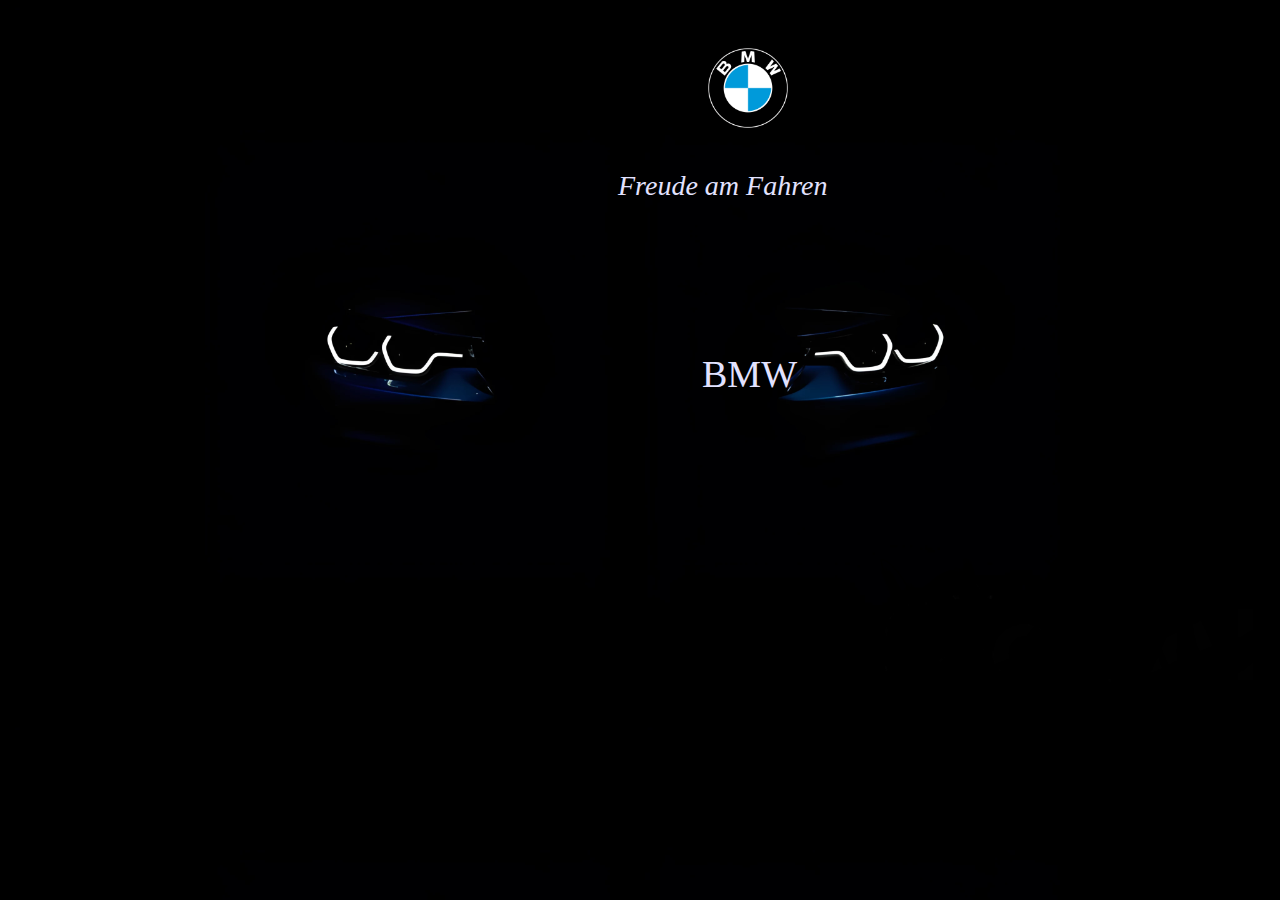
<file: Front/index.html>
<!DOCTYPE html>
<html lang="en">
<head>
    <meta charset="UTF-8">
    <meta http-equiv="X-UA-Compatible" content="IE=edge">
    <meta name="viewport" content="width=device-width, initial-scale=1.0">
    <title>BMW</title>
    <link rel="stylesheet" href="./styles/index.css">
    <link rel="icon" type="images/x-icon" href="./Фавикон/new logo 3 (1).ico">
    
</head>
<body background="static/headLights2.png">
    <img class="logo" src="static\logo.png" alt="logo">
    <p class="slogan">Freude am Fahren</p>
    <a class="text" href="main.html" target="_blank">BMW</a>
</body>
</html>
</file>
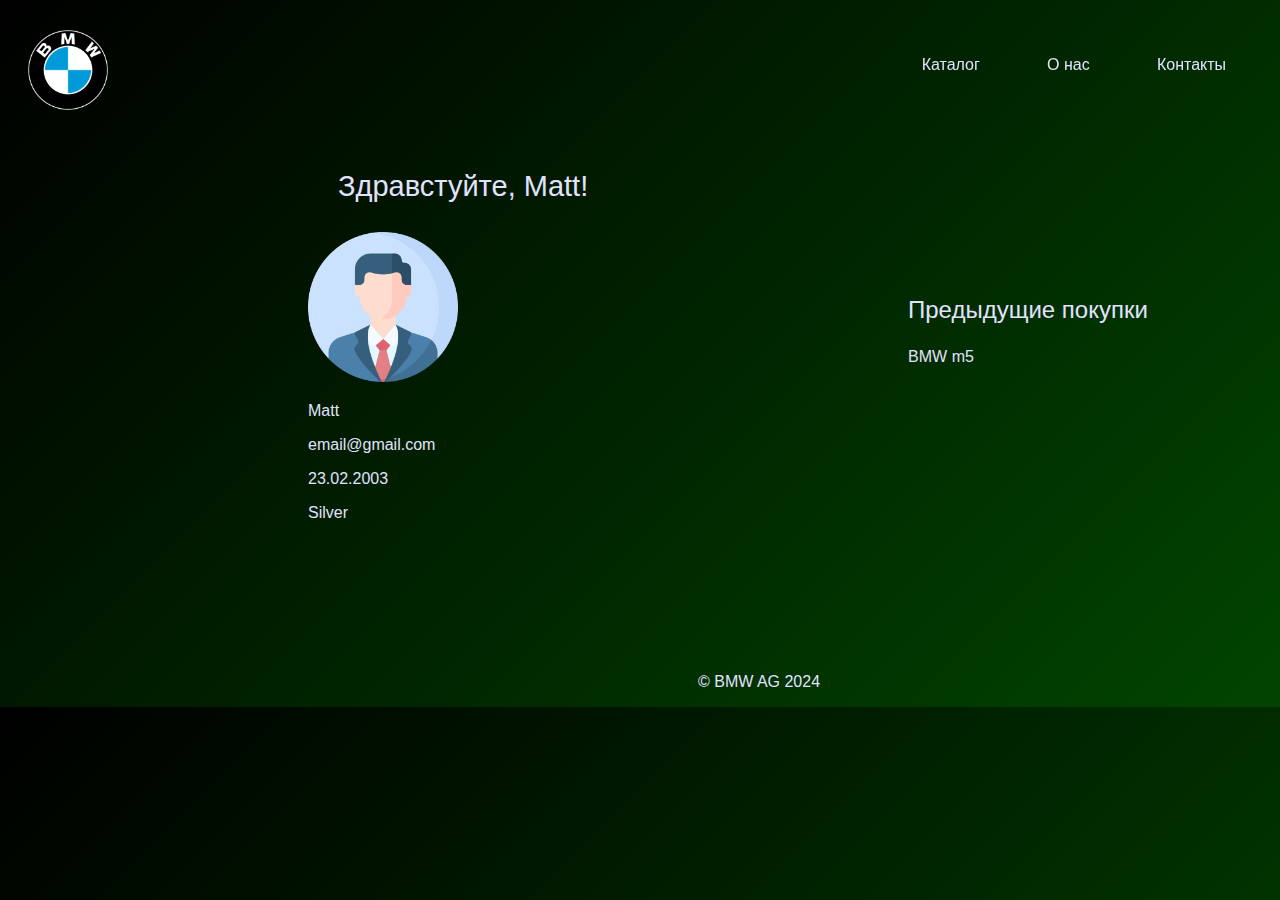
<file: Front/cabinet.html>
<!DOCTYPE html>
<html lang="en">
<head>
    <meta charset="UTF-8">
    <meta http-equiv="X-UA-Compatible" content="IE=edge">
    <meta name="viewport" content="width=device-width, initial-scale=1.0">
    <title>BMW</title>
    <link rel="stylesheet" href="./styles/cabinet.css">
    <link rel="icon" type="images/x-icon" href="./Фавикон/new logo 3 (1).ico">

</head>
<body>
    <img class="logo" src="static\logo.png" alt="logo">
    
    <div id="header" class="header">
        <ul>
            <li><a href="#">Каталог</a></li>
            <li><a href="#">О нас</a></li>
            <li><a href="#">Контакты</a></li>
            <li><a href="#">Корзина</a></li>
        </ul>
    </div>

    <div class="info">
        <p class="priv">Здравстуйте, Matt!</p>
        <img src="static\profile.png" alt="profile pic" width="150px" height="auto">
        <p class="name">Matt</p>
        <p class="email">email@gmail.com</p>
        <p class="birth">23.02.2003</p>
        <p class="rang">Silver</p>
    </div>

    <div class="prev">
        <p class="prevname">Предыдущие покупки</p>
        <ul class="prevlist">
            <li>BMW m5</li>
        </ul>
    </div>

    <div class="footer">
        <p class="s">© BMW AG 2024</p>
    </div>
</body>
</html>
</file>
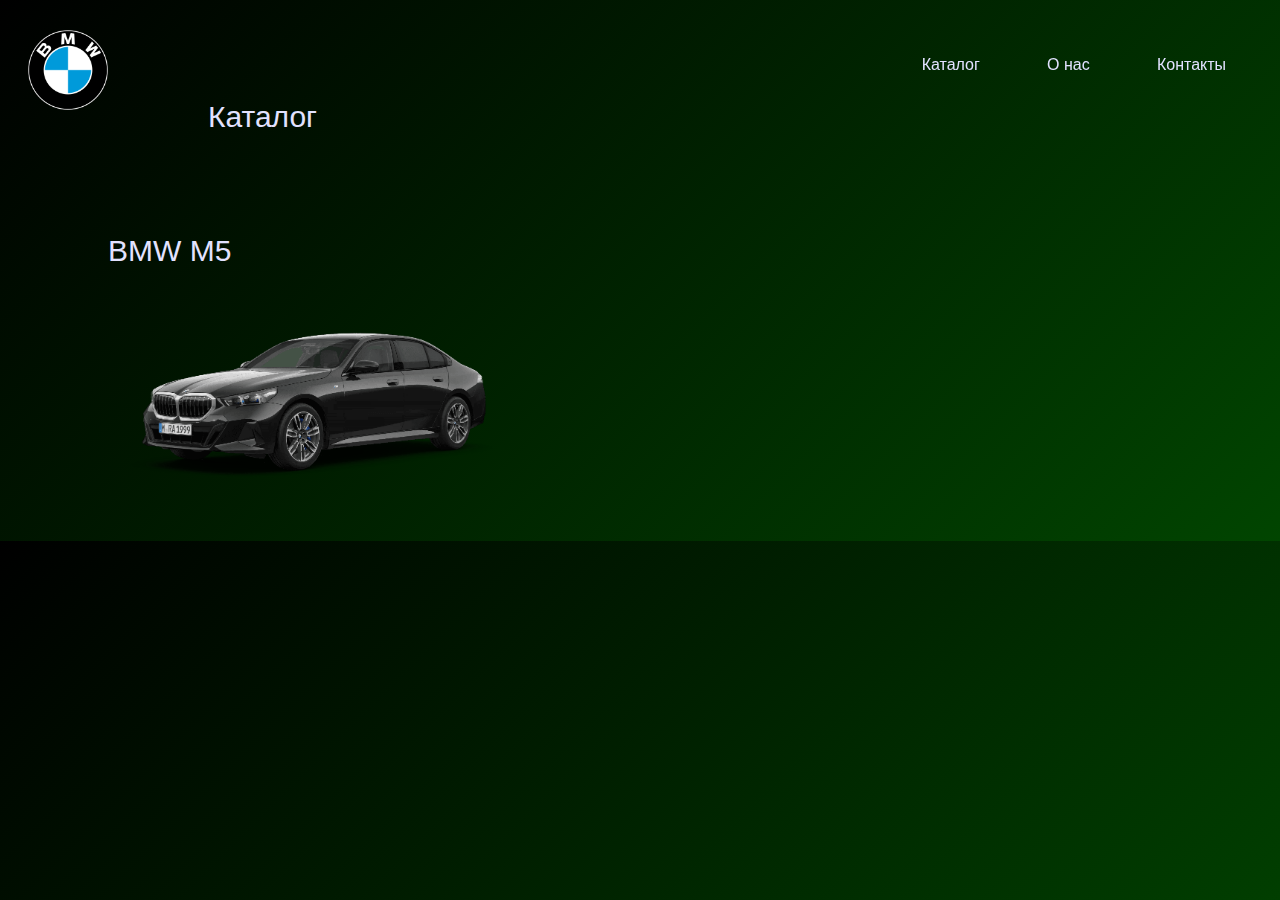
<file: Front/catalog.html>
<!DOCTYPE html>
<html lang="en">
<head>
    <meta charset="UTF-8">
    <meta http-equiv="X-UA-Compatible" content="IE=edge">
    <meta name="viewport" content="width=device-width, initial-scale=1.0">
    <title>BMW</title>
    <link rel="stylesheet" href="./styles/catalog.css">
    <link rel="icon" type="images/x-icon" href="./Фавикон/new logo 3 (1).ico">

</head>
<body>
    <img class="logo" src="static\logo.png" alt="logo">
    <div id="header" class="header">
        <ul>
            <li><a href="#">Каталог</a></li>
            <li><a href="#">О нас</a></li>
            <li><a href="#">Контакты</a></li>
            <li><a href="#">Корзина</a></li>
        </ul>
    </div>


    <p class="PageName">Каталог</p>

    <div class="categories">
        <div class="category">
            <div class="catname">
                <a class="catname" href="categories.html">BMW M5</a>
            </div>
            <img class="imag" src="static\m5-1.png" alt="m5">
        </div>
    </div>

</body>
</html>
</file>
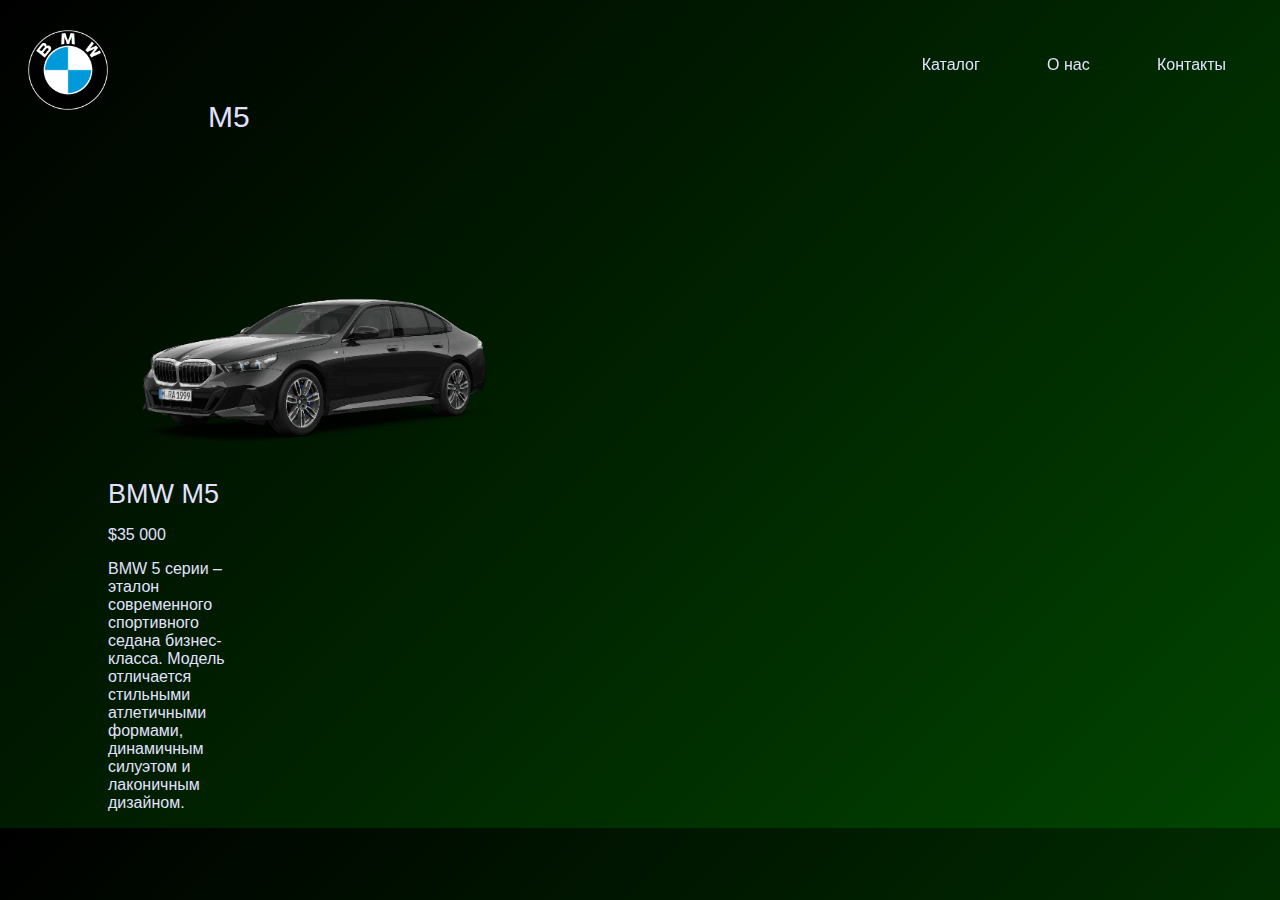
<file: Front/categories.html>
<!DOCTYPE html>
<html lang="en">
<head>
    <meta charset="UTF-8">
    <meta http-equiv="X-UA-Compatible" content="IE=edge">
    <meta name="viewport" content="width=device-width, initial-scale=1.0">
    <title>BMW</title>
    <link rel="stylesheet" href="./styles/categories.css">
    <link rel="icon" type="images/x-icon" href="./Фавикон/new logo 3 (1).ico">

</head>
<body>
    <img class="logo" src="static\logo.png" alt="logo">
    <div id="header" class="header">
        <ul>
            <li><a href="#">Каталог</a></li>
            <li><a href="#">О нас</a></li>
            <li><a href="#">Контакты</a></li>
            <li><a href="#">Корзина</a></li>
        </ul>
    </div>

    <p class="PageName">M5</p>

    <div class="categories">
        <img class="imag" src="static\m5-1.png" alt="m5">
        <div class="category">
            <a class="catname" href="goods.html">BMW M5</a>
            <p class="price">$35 000</p>
            <p class="descr">BMW 5 серии – эталон современного спортивного седана бизнес-класса. Модель отличается стильными атлетичными формами, динамичным силуэтом и лаконичным дизайном.</p>
        </div>
    </div>

</body>
</html>
</file>
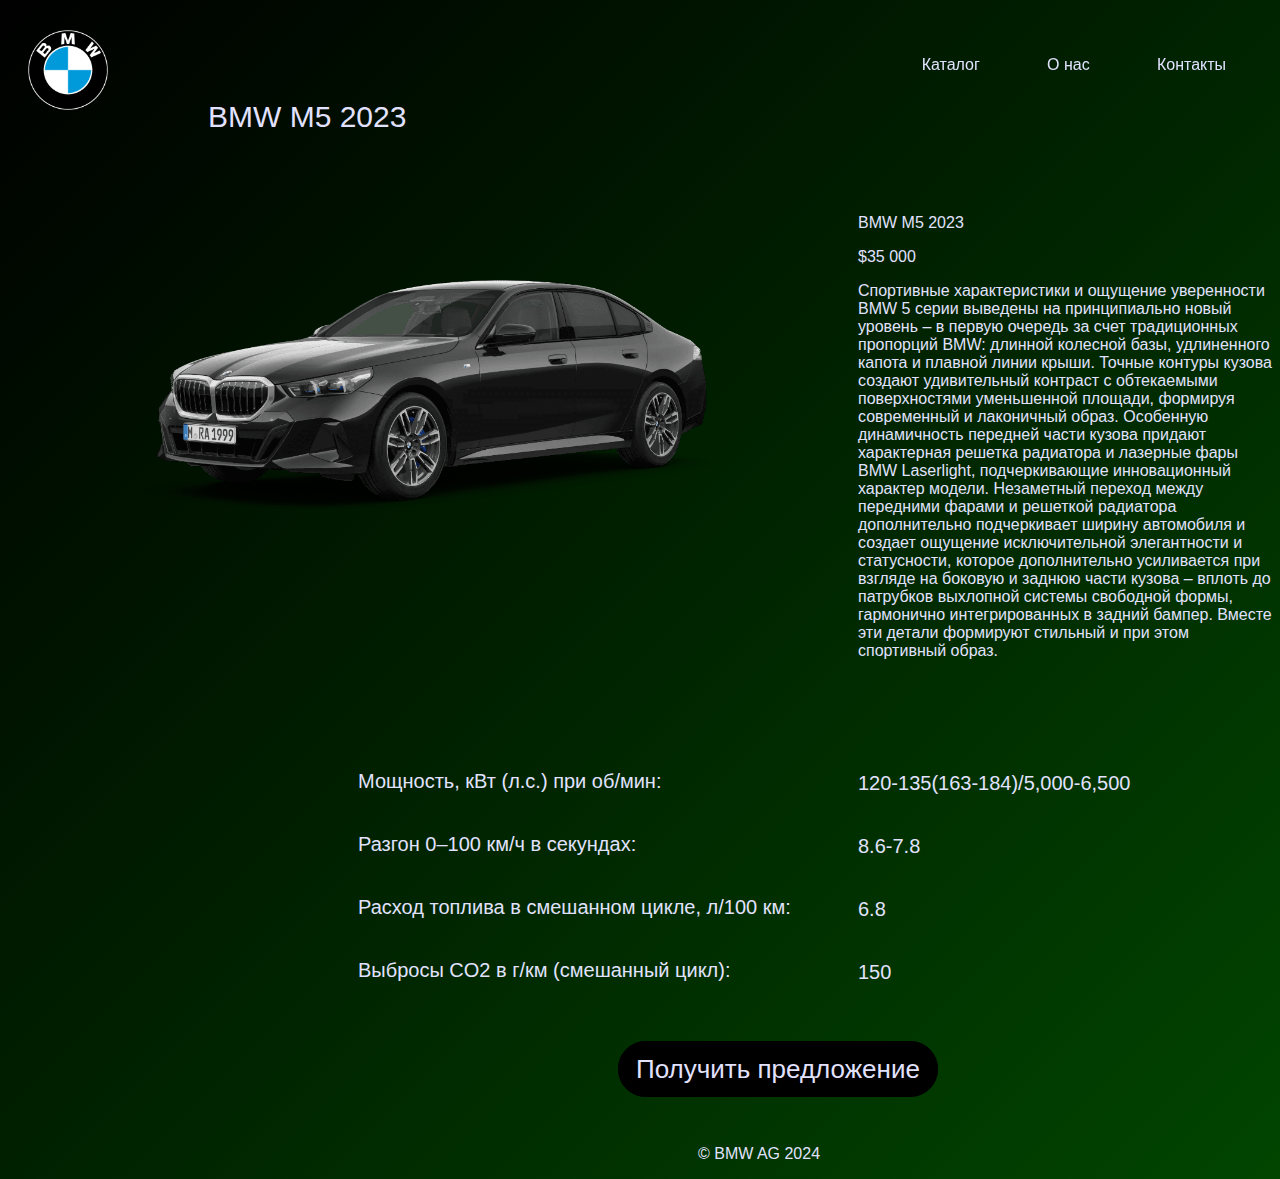
<file: Front/goods.html>
<!DOCTYPE html>
<html lang="en">
<head>
    <meta charset="UTF-8">
    <meta http-equiv="X-UA-Compatible" content="IE=edge">
    <meta name="viewport" content="width=device-width, initial-scale=1.0">
    <title>BMW</title>
    <link rel="stylesheet" href="./styles/goods.css">
    <link rel="icon" type="images/x-icon" href="./Фавикон/new logo 3 (1).ico">

</head>
<body>
    <img class="logo" src="static\logo.png" alt="logo">
    <div id="header" class="header">
        <ul>
            <li><a href="#">Каталог</a></li>
            <li><a href="#">О нас</a></li>
            <li><a href="#">Контакты</a></li>
            <li><a href="#">Корзина</a></li>
        </ul>
    </div>

    <p class="PageName">BMW M5 2023</p>

    <img class="imag" src="static\m5-1.png" alt="m5">

    <div class="main">
        <p class="name">BMW M5 2023</p>
        <p class="price">$35 000</p>
        <p class="descr">Спортивные характеристики и ощущение уверенности BMW 5 серии выведены на принципиально новый уровень – в первую очередь за счет традиционных пропорций BMW: длинной колесной базы, удлиненного капота и плавной линии крыши. Точные контуры кузова создают удивительный контраст с обтекаемыми поверхностями уменьшенной площади, формируя современный и лаконичный образ. Особенную динамичность передней части кузова придают характерная решетка радиатора и лазерные фары BMW Laserlight, подчеркивающие инновационный характер модели. Незаметный переход между передними фарами и решеткой радиатора дополнительно подчеркивает ширину автомобиля и создает ощущение исключительной элегантности и статусности, которое дополнительно усиливается при взгляде на боковую и заднюю части кузова – вплоть до патрубков выхлопной системы свободной формы, гармонично интегрированных в задний бампер. Вместе эти детали формируют стильный и при этом спортивный образ.</p>
    </div>

    <div class="param">
        <ul class="pname">
            <li><p>Мощность, кВт (л.с.) при об/мин:</p></li>
            <li><p>Разгон 0–100 км/ч в секундах:</p></li>
            <li><p>Расход топлива в смешанном цикле, л/100 км:</p></li>
            <li><p>Выбросы CO2 в г/км (смешанный цикл):</p></li>
        </ul>

        <ul class="pvalue">
            <li><p>120-135(163-184)/5,000-6,500</p></li>
            <li><p>8.6-7.8</p></li>
            <li><p>6.8</p></li>
            <li><p>150</p></li>
        </ul>
    </div>

    <a class="zak" href="#">Получить предложение</a>

    <div class="footer">
        <p class="s">© BMW AG 2024</p>
    </div>

</body>
</html>
</file>
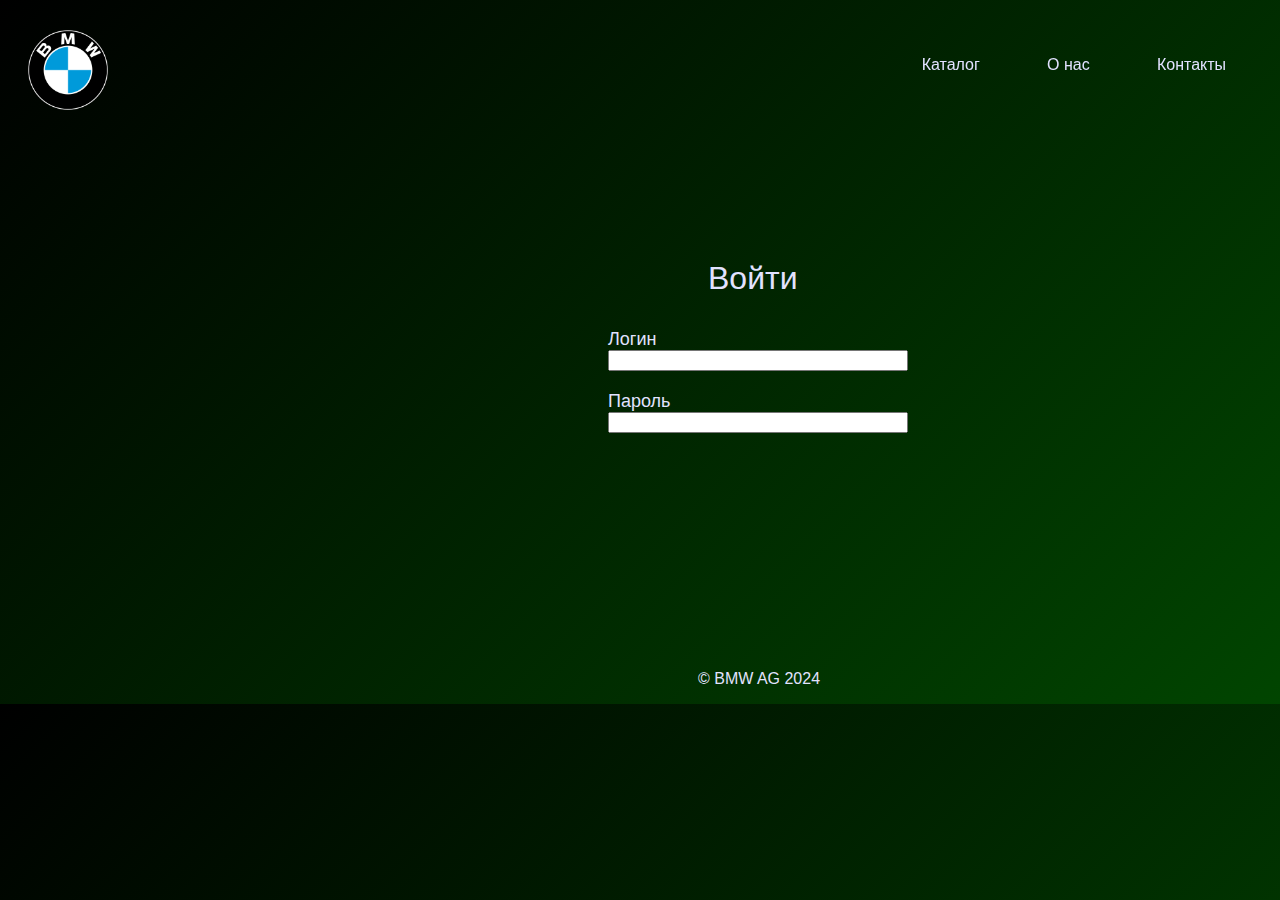
<file: Front/login.html>
<!DOCTYPE html>
<html lang="en">
<head>
    <meta charset="UTF-8">
    <meta http-equiv="X-UA-Compatible" content="IE=edge">
    <meta name="viewport" content="width=device-width, initial-scale=1.0">
    <title>BMW</title>
    <link rel="stylesheet" href="./styles/login.css">
    <link rel="icon" type="images/x-icon" href="./Фавикон/new logo 3 (1).ico">

</head>
<body>
    <img class="logo" src="static\logo.png" alt="logo">
    
    <div id="header" class="header">
        <ul>
            <li><a href="#">Каталог</a></li>
            <li><a href="#">О нас</a></li>
            <li><a href="#">Контакты</a></li>
            <li><a href="#">Корзина</a></li>
        </ul>
    </div>

    <div class="cont">
        <p class=log>Войти</p>
        <form class="form" action="#" method="post">
            Логин <input type="text" name="login" size="10">
            Пароль <input type="password" name="password" size="10">
        </form>
    </div>

    <div class="footer">
        <p class="s">© BMW AG 2024</p>
    </div>
</body>
</html>
</file>
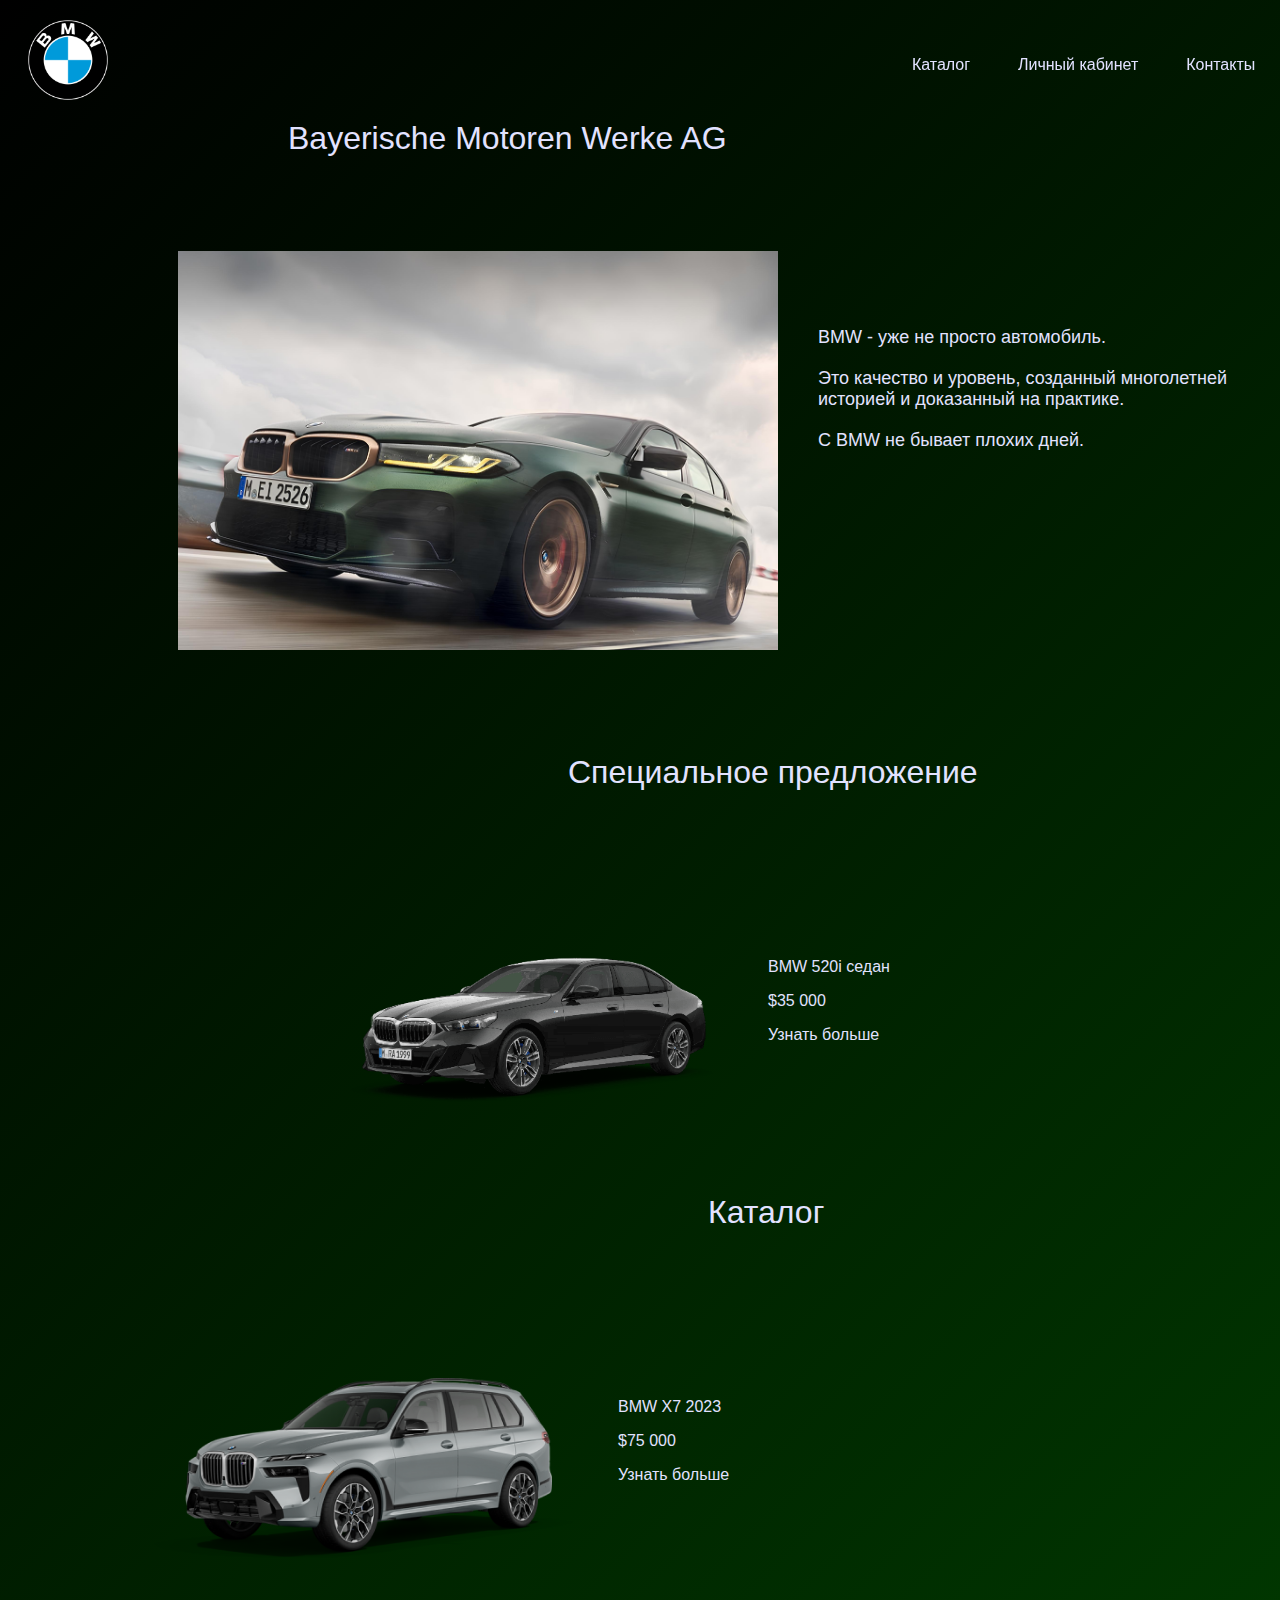
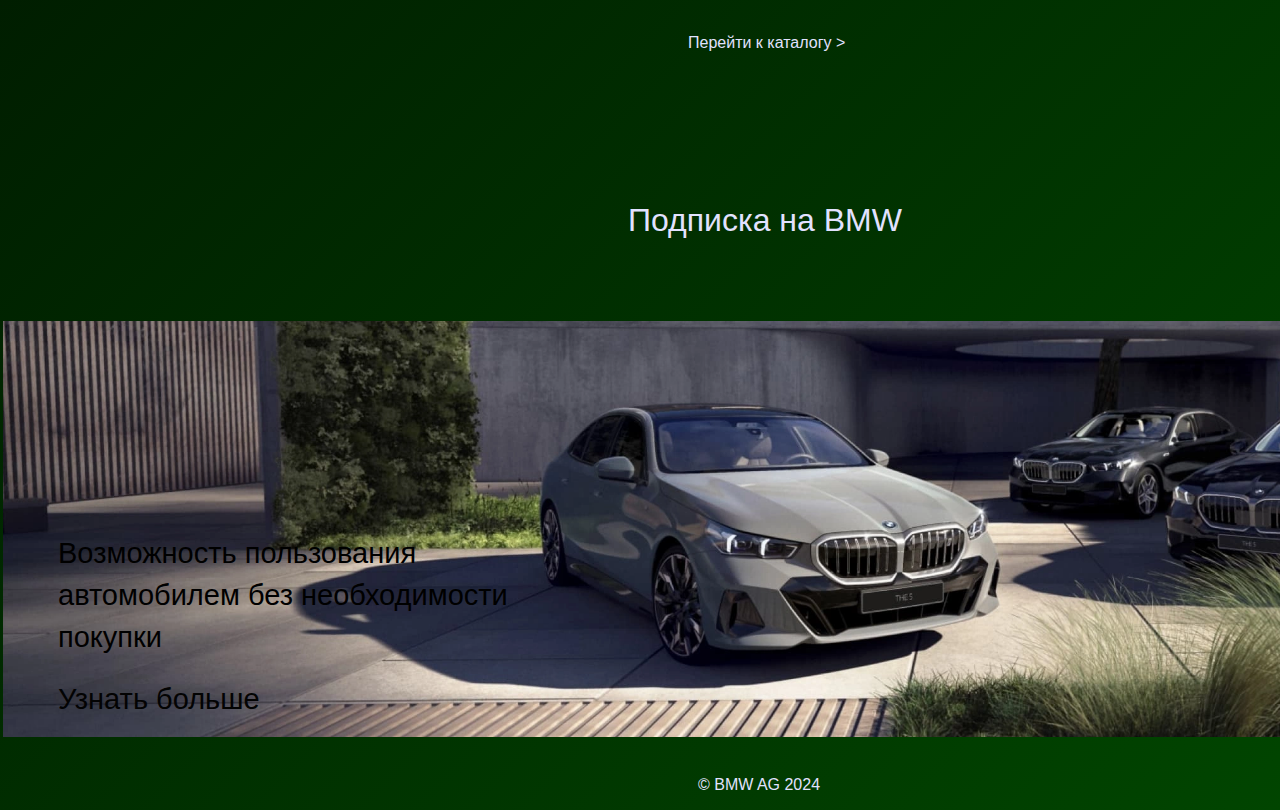
<file: Front/main.html>
<!DOCTYPE html>
<html lang="en">
<head>
    <meta charset="UTF-8">
    <meta http-equiv="X-UA-Compatible" content="IE=edge">
    <meta name="viewport" content="width=device-width, initial-scale=1.0">
    <title>BMW</title>
    <link rel="stylesheet" href="./styles/main.css">
    <script src="js\jquery-3.4.0.min.js"></script>
    <link rel="icon" type="images/x-icon" href="./Фавикон/new logo 3 (1).ico">
    
</head>
<body>
    <img class="logo" src="static\logo.png" alt="logo">
    <div id="header" class="header">
        <ul>
            <li><a href="catalog.html" target="_blank">Каталог</a></li>
            <li><a href="#">Личный кабинет</a></li>
            <li><a href="#">Контакты</a></li>
            <li><a href="#">Корзина</a></li>
        </ul>
    </div>

    <p class="nadpis">Bayerische Motoren Werke AG</p>
    
    <span class="descr">
        <p class="innerDescr">BMW - уже не просто автомобиль.</p>
        <p class="innerDescr">Это качество и уровень, созданный многолетней историей и доказанный на практике.</p>
        <p class="innerDescr">С BMW не бывает плохих дней.</p>
    </span>
    <img class="m5" src="static\bmwM5.jpg" alt="bmwM5">


    <p class="spec">Специальное предложение</p>

    <img class="specImg" src="static\m5-1.png" alt="m5-1">
    <p class="name">BMW 520i седан</p>
    <p class="price">$35 000</p>
    <a class="more" href="#">Узнать больше</a>

<span>
    <p class="catalog">Каталог</p>

    <img class="specImg1" src="static\bmw-new-x7.png" alt="m5-1">
    <p class="name1">BMW X7 2023</p>
    <p class="price1">$75 000</p>
    <a class="more1" href="#">Узнать больше</a>
<!-- 
    <img class="specImg2" src="static\bmw-x3.png" alt="m5-1">
    <p class="name2">BMW X3 2023</p>
    <p class="price2">$60 000</p>
    <a class="more2" href="#">Узнать больше</a> -->
</span>

<p class="catlink">
    <a class="catlink" href="catalog.html">Перейти к каталогу ></a>
</p>


<p class="subscription">Подписка на BMW</p>
<img class="wha" src="static\amobil.webp" alt="wha?">
<p class="supsubb">
    <p class="subb">Возможность пользования </p>
    <p class="subb">автомобилем без необходимости</p>
    <p class="subb">покупки</p>
    <a class="subbl" href="#">Узнать больше</a>
</p>




<div class="footer">
    <p class="s">© BMW AG 2024</p>
</div>

</body>
<script>
    $(function(){
        $('name1').hover(function(){
            $(this).hide();
        })
    })

    $(function(){
        $("p").hover(function(){
            $(this).css('color', "#cccccc");
        }, 
        function(){
            $(this).css('color', "#aaaaaa");
        });

        $(".subb").click(function(){
            alert("Text: " + $(".subb").text());
        });
        $(".subb").click(function(){
            alert("HTML: " + $(".subb").html());
        }); 

    }); 
</script>
</html>
</file>
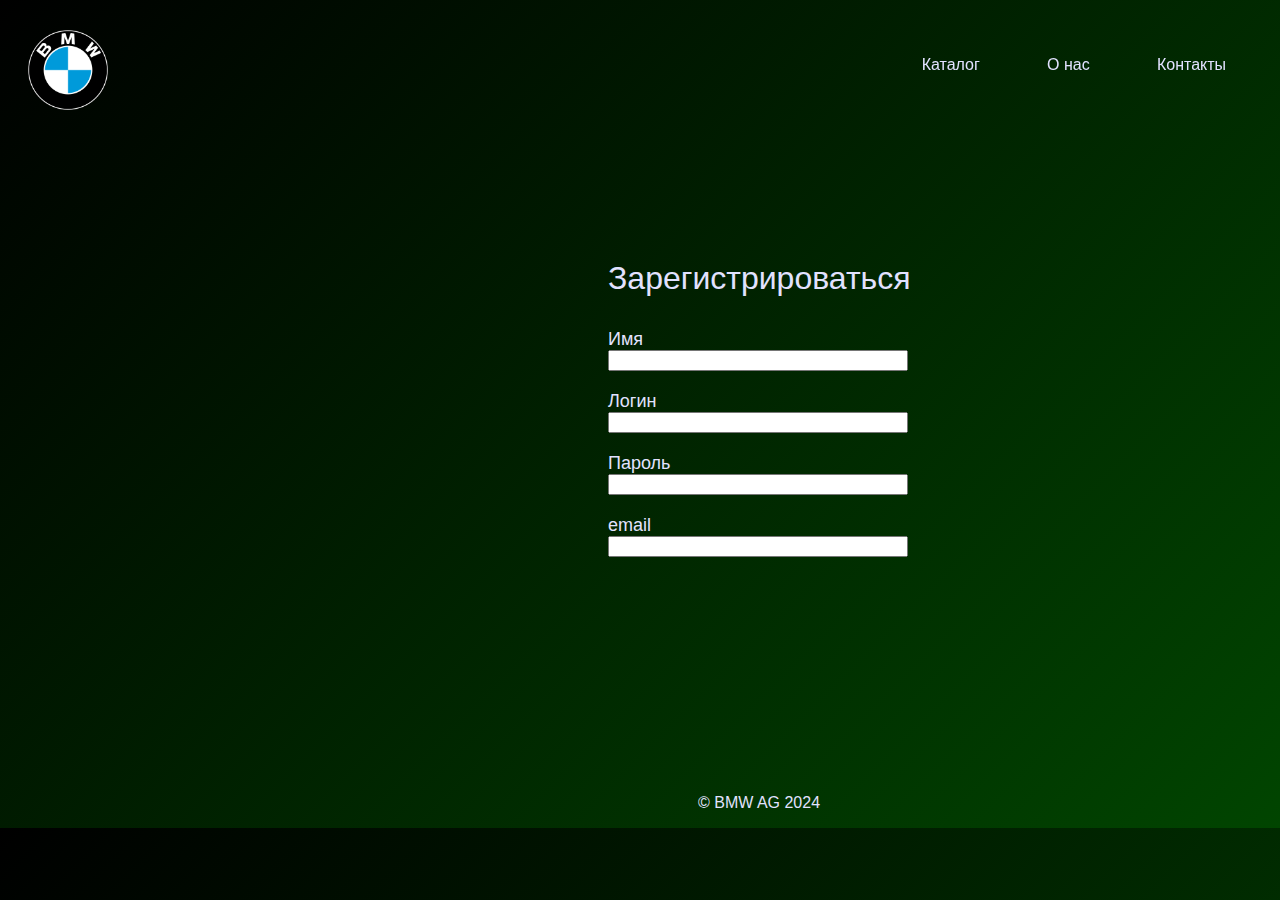
<file: Front/register.html>
<!DOCTYPE html>
<html lang="en">
<head>
    <meta charset="UTF-8">
    <meta http-equiv="X-UA-Compatible" content="IE=edge">
    <meta name="viewport" content="width=device-width, initial-scale=1.0">
    <title>BMW</title>
    <link rel="stylesheet" href="./styles/register.css">
    <link rel="icon" type="images/x-icon" href="./Фавикон/new logo 3 (1).ico">

</head>
<body>
    <img class="logo" src="static\logo.png" alt="logo">
    
    <div id="header" class="header">
        <ul>
            <li><a href="#">Каталог</a></li>
            <li><a href="#">О нас</a></li>
            <li><a href="#">Контакты</a></li>
            <li><a href="#">Корзина</a></li>
        </ul>
    </div>

    <div class="cont">
        <p class=log>Зарегистрироваться</p>
        <form class="form" action="#" method="post">
            Имя <input type="text" name="fio">
            Логин <input type="text" name="login" size="10">
            Пароль <input type="password" name="password" size="10">
            email <input type="email" name="email">
        </form>
    </div>

    <div class="footer">
        <p class="s">© BMW AG 2024</p>
    </div>
</body>
</html>
</file>
<file: Front/styles/index.css>
body {
    background-size: cover;
}

.text {
    font-size: 38px;
    color: rgb(226, 226, 255);
    margin-top: 200px;
    margin-left: 694px;
    text-decoration: none;
}

.slogan {
    font-family: Verdana;
    font-style: italic;
    font-size: 28px;
    color: rgb(226, 226, 255);
    margin-left: 610px;
    margin-bottom: 150px;
    text-decoration: none;
}

.logo {
    height: 80px;
    margin-top: 40px;
    margin-left: 700px;
    margin-bottom: 10px;
}
</file>
<file: Front/styles/cabinet.css>
body {
    background: linear-gradient(135deg,  #000000, #014500);
    color:  rgb(226, 226, 255);
    font-family: 'Franklin Gothic Medium', 'Arial Narrow', Arial, sans-serif;
}

.logo {
    height: 80px;
    margin-top: -140px;
    margin-left: 20px;
    margin-bottom: px;
    position: fixed;
}

a {
    color: rgb(226, 226, 255);
    text-decoration: None;
}

.header {
    width: 600px;
    display: flex;
    top: 40px; 
    margin-left: 840px;
    position: fixed;
}

ul{
    width: 500px;
    display: flex;
    list-style-type: none;
    justify-content: space-around;
}

li{
    display: inline;
}

a:hover{
    color:#ffffff;
}

.info {
    margin-left: 300px;
    margin-top: 170px;
}

.priv  {
    margin-left: 30px;
    font-size: 29px;
}

.prev {
    margin-left: 900px;
    margin-top: -250px;
}

.prevname {
    font-size: 24px;
}

.prevlist {
    margin-left: -257px;
}

.footer {
    margin-top: 307px;
    margin-left: 690px;
}
</file>
<file: Front/styles/catalog.css>
body {
    background: linear-gradient(135deg,  #000000, #014500);
    color:  rgb(226, 226, 255);
    font-family: 'Franklin Gothic Medium', 'Arial Narrow', Arial, sans-serif;
}

.logo {
    height: 80px;
    margin-top: -70px;
    margin-left: 20px;
    margin-bottom: 0px;
    position: fixed;
}

a {
    color: rgb(226, 226, 255);
    text-decoration: None;
}

.header {
    width: 600px;
    display: flex;
    top: 40px; 
    margin-left: 840px;
    position: fixed;
}

/* .header span {
    margin-top: 138px;
    margin-right: 24px;
    font-size: large;
    opacity: 1;
} */


ul{
    width: 500px;
    display: flex;
    list-style-type: none;
    justify-content: space-around;
}

li{
    display: inline;
}

a:hover{
    color:#ffffff;
}

.PageName {
    margin-top: 100px;
    margin-left: 200px;
    font-size: 30px;
}

.categories {
    margin-top: 100px;
    margin-left: 100px;
}

.category {
    margin-right: 40px;
}

.catname {
    
    font-size: 30px;
    text-decoration: none;
}

.imag {
    width: 500px;
    height: auto;
    margin-left: -40px;
    margin-top: -20px;
}
</file>
<file: Front/styles/categories.css>
body {
    background: linear-gradient(135deg,  #000000, #014500);
    color:  rgb(226, 226, 255);
    font-family: 'Franklin Gothic Medium', 'Arial Narrow', Arial, sans-serif;
}

.logo {
    height: 80px;
    margin-top: -70px;
    margin-left: 20px;
    margin-bottom: 0px;
    position: fixed;
}

a {
    color: rgb(226, 226, 255);
    text-decoration: None;
}

.header {
    width: 600px;
    display: flex;
    top: 40px; 
    margin-left: 840px;
    position: fixed;
}

/* .header span {
    margin-top: 138px;
    margin-right: 24px;
    font-size: large;
    opacity: 1;
} */


ul{
    width: 500px;
    display: flex;
    list-style-type: none;
    justify-content: space-around;
}

li{
    display: inline;
}

a:hover{
    color:#ffffff;
}

.PageName {
    margin-top: 100px;
    margin-left: 200px;
    font-size: 30px;
}

.categories {
    margin-top: 100px;
    margin-left: 100px;
}

.category {
    margin-right: 40px;
}

.catname {
    font-size: 30px;
}

.imag {
    width: 500px;
    height: auto;
    margin-left: -40px;
    margin-top: -20px;
}

body {
    background: linear-gradient(135deg,  #000000, #014500);
    color:  rgb(226, 226, 255);
    font-family: 'Franklin Gothic Medium', 'Arial Narrow', Arial, sans-serif;
}

.logo {
    height: 80px;
    margin-top: -70px;
    margin-left: 20px;
    margin-bottom: 0px;
    position: fixed;
}

a {
    color: rgb(226, 226, 255);
    text-decoration: None;
}

.header {
    width: 600px;
    display: flex;
    top: 40px; 
    margin-left: 840px;
    position: fixed;
}

/* .header span {
    margin-top: 138px;
    margin-right: 24px;
    font-size: large;
    opacity: 1;
} */


ul{
    width: 500px;
    display: flex;
    list-style-type: none;
    justify-content: space-around;
}

li{
    display: inline;
}

a:hover{
    color:#ffffff;
}

.PageName {
    margin-top: 100px;
    margin-left: 200px;
    font-size: 30px;
}

.categories {
    margin-top: 100px;
    margin-left: 100px;
    
}

.category {
    margin-top: -20px;
    margin-right: 1040px;
}

.catname {
    font-size: 27px;
}

.imag {
    width: 500px;
    height: auto;
    margin-left: -40px;
    margin-top: -20px;
}

.price {
    font-size: 16px;
}

.descr {
    font-size: 16px;
}
</file>
<file: Front/styles/goods.css>
body {
    background: linear-gradient(135deg,  #000000, #014500);
    color:  rgb(226, 226, 255);
    font-family: 'Franklin Gothic Medium', 'Arial Narrow', Arial, sans-serif;
}

.logo {
    height: 80px;
    margin-top: -70px;
    margin-left: 20px;
    margin-bottom: 0px;
    position: fixed;
}

a {
    color: rgb(226, 226, 255);
    text-decoration: None;
}

.header {
    width: 600px;
    display: flex;
    top: 40px; 
    margin-left: 840px;
    position: fixed;
}

/* .header span {
    margin-top: 138px;
    margin-right: 24px;
    font-size: large;
    opacity: 1;
} */


ul{
    width: 500px;
    display: flex;
    list-style-type: none;
    justify-content: space-around;
}

li{
    display: inline;
}

a:hover{
    color:#ffffff;
}

.PageName {
    margin-top: 100px;
    margin-left: 200px;
    font-size: 30px;
}

.categories {
    margin-top: 100px;
    margin-left: 100px;
}

.category {
    margin-right: 40px;
}

.catname {
    font-size: 30px;
}

.imag {
    width: 500px;
    height: auto;
    margin-left: -40px;
    margin-top: -20px;
}

body {
    background: linear-gradient(135deg,  #000000, #014500);
    color:  rgb(226, 226, 255);
    font-family: 'Franklin Gothic Medium', 'Arial Narrow', Arial, sans-serif;
}

.logo {
    height: 80px;
    margin-top: -70px;
    margin-left: 20px;
    margin-bottom: 0px;
    position: fixed;
}

a {
    color: rgb(226, 226, 255);
    text-decoration: None;
}

.header {
    width: 600px;
    display: flex;
    top: 40px; 
    margin-left: 840px;
    position: fixed;
}

/* .header span {
    margin-top: 138px;
    margin-right: 24px;
    font-size: large;
    opacity: 1;
} */


ul{
    width: 500px;
    display: flex;
    list-style-type: none;
    justify-content: space-around;
}

li{
    display: inline;
}

a:hover{
    color:#ffffff;
}

.PageName {
    margin-top: 100px;
    margin-left: 200px;
    font-size: 30px;
}

.categories {
    margin-top: 100px;
    margin-left: 100px;
    
}

.category {
    margin-top: -20px;
    margin-right: 1040px;
}

.catname {
    font-size: 27px;
}

.imag {
    width: 500px;
    height: auto;
    margin-left: -40px;
    margin-top: -20px;
}

.price {
    font-size: 16px;
}

.descr {
    font-size: 16px;
}

.imag {
    width: 800px;
    margin-left: 30px;
}

.main {
    margin-left: 850px;
    margin-top: -400px;
}

.param {
    font-size: 20px;
    margin-left: 310px;
    margin-top: 90px;
}

.pname {
    display: flex;
    flex-direction: column;
}

.pvalue {
    margin-left: 500px;
    margin-top: -270px;
    margin-bottom: 50px;
    display: flex;
    flex-direction: column;
}

.zak {
    font-size: 26px;
    border: 3px solid black;
    padding: 10px 15px;
    border-radius: 30px;
    border-color: #000000;
    margin-left: 610px;
    background: #000000;
    margin-bottom: 100px;
}

.footer {
    margin-top: 60px;
    margin-left: 690px;
}
</file>
<file: Front/styles/login.css>
body {
    background: linear-gradient(135deg,  #000000, #014500);
    color:  rgb(226, 226, 255);
    font-family: 'Franklin Gothic Medium', 'Arial Narrow', Arial, sans-serif;
}

.logo {
    height: 80px;
    margin-top: -230px;
    margin-left: 20px;
    margin-bottom: px;
    position: fixed;
}

a {
    color: rgb(226, 226, 255);
    text-decoration: None;
}

.header {
    width: 600px;
    display: flex;
    top: 40px; 
    margin-left: 840px;
    position: fixed;
}

ul{
    width: 500px;
    display: flex;
    list-style-type: none;
    justify-content: space-around;
}

li{
    display: inline;
}

a:hover{
    color:#ffffff;
}

.cont {
    margin-top: 260px;
    margin-left: 500px;
}

.log {
    font-size: 32px;
    margin-left: 200px;
}

.form {
    font-size: 18px;
    margin-left: 100px;
    display: flex;
    flex-direction: column;
    width: 300px;

}

.form input{
    margin-bottom: 20px;
}

.footer {
    margin-top: 217px;
    margin-left: 690px;
}
</file>
<file: Front/styles/main.css>
body {
    background: linear-gradient(135deg,  #000000, #014500);
    color:  rgb(226, 226, 255);
    font-family: 'Franklin Gothic Medium', 'Arial Narrow', Arial, sans-serif;
}

a {
    color: rgb(226, 226, 255);
    text-decoration: None;
}

.header {
    width: 600px;
    display: flex;
    top: 40px; 
    margin-left: 840px;
    position: fixed;
}

/* .header span {
    margin-top: 138px;
    margin-right: 24px;
    font-size: large;
    opacity: 1;
} */


ul{
    width: 500px;
    display: flex;
    list-style-type: none;
    justify-content: space-around;
}

li{
    display: inline;
}

a:hover{
    color:#ffffff;
}

.logo {
    height: 80px;
    margin-top: -100px;
    margin-left: 20px;
    margin-bottom: 40px;
    position: fixed;
}

.nadpis {
    margin-left: 280px;
    margin-top: 120px;
    font-size: 32px;
}

.descr {
    color: rgb(226, 226, 255);
    margin-left: -800px;
    margin-top: 200px;
}

.innerDescr {
    margin-bottom: -100px;
    margin-left: 810px;
    margin-top: 120px;
    font-size: large;
}

.m5{
    width: 600px;
    height: auto;
    margin-left: 170px;
    margin-top: -100px;
}

.spec {
    margin-left: 560px;
    margin-top: 100px;
    font-size: 32px;
}

.specImg {
    width: 500px;
    height: auto;
    margin-left: 280px;
    margin-top: 50px;
}

.name {
    margin-top: -200px;
    margin-left: 760px;
}

.price {
    margin-left: 760px;
}

.more {
    margin-left: 760px;
}

.catalog {
    margin-top: 150px;
    margin-left: 700px;
    font-size: 32px;
}


.specImg1 {
    width: 500px;
    height: auto;
    margin-left: 130px;
    margin-top: 50px;
}

.name1 {
    margin-top: -200px;
    margin-left: 610px;
}

.price1 {
    margin-left: 610px;
}

.more1 {
    margin-left: 610px;
    margin-bottom: -50px;
}

.specImg2 {
    width: 500px;
    height: auto;
    margin-left: 280px;
    margin-top: 50px;
}

.name2 {
    margin-top: -200px;
    margin-left: 760px;
}

.price2 {
    margin-left: 760px;
}

.more2 {
    margin-left: 760px;
    margin-bottom: 100px;
}

.catalog1 {
    margin-top: 150px;
    margin-left: 700px;
    font-size: 32px;
}

.catlink {
    margin-top: 150px;
    margin-left: 340px;

}

.wha {
    margin-top: 50px;
    margin-left: -5px;
    width: 1515px;
    height: auto;
}

.subscription {
    margin-top: 150px;
    margin-left: 620px;
    font-size: 32px;
}

.supsubb {
    margin-top: -220px;
}

.subb {
    color: #000000;
    font-size: 29px;
    margin-left: 50px;
    margin-top: -20px;
}

.subbl {
    color: #030303;
    font-size: 29px;
    margin-left: 50px;
    margin-top: -20px;
}

.new {
    margin-top: 500px;
}

.footer {
    margin-top: 60px;
    margin-left: 690px;
}
</file>
<file: Front/styles/register.css>
body {
    background: linear-gradient(135deg,  #000000, #014500);
    color:  rgb(226, 226, 255);
    font-family: 'Franklin Gothic Medium', 'Arial Narrow', Arial, sans-serif;
}

.logo {
    height: 80px;
    margin-top: -230px;
    margin-left: 20px;
    margin-bottom: px;
    position: fixed;
}

a {
    color: rgb(226, 226, 255);
    text-decoration: None;
}

.header {
    width: 600px;
    display: flex;
    top: 40px; 
    margin-left: 840px;
    position: fixed;
}

ul{
    width: 500px;
    display: flex;
    list-style-type: none;
    justify-content: space-around;
}

li{
    display: inline;
}

a:hover{
    color:#ffffff;
}

.cont {
    margin-top: 260px;
    margin-left: 500px;
}

.log {
    font-size: 32px;
    margin-left: 100px;
}

.form {
    font-size: 18px;
    margin-left: 100px;
    display: flex;
    flex-direction: column;
    width: 300px;

}

.form input{
    margin-bottom: 20px;
}

.footer {
    margin-top: 217px;
    margin-left: 690px;
}
</file>
